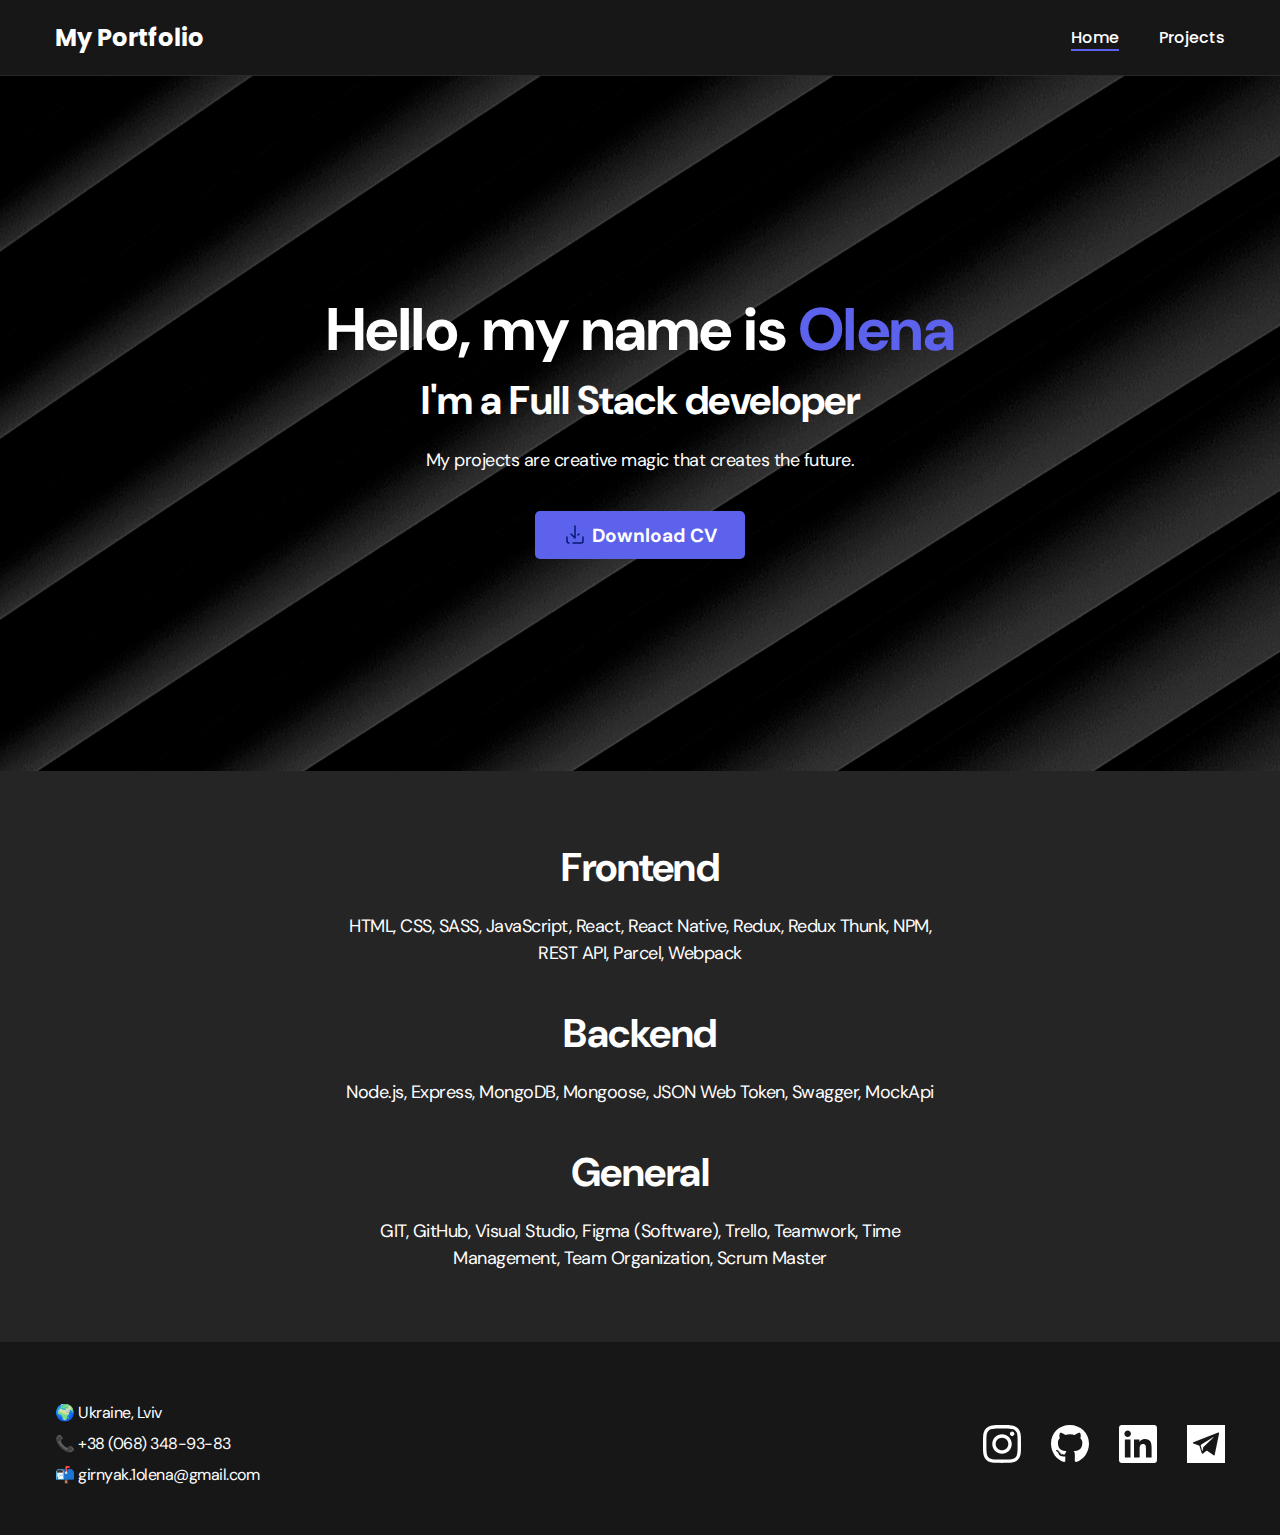
<file: index.html>
<!DOCTYPE html>
<html lang="en">
<head>
    <meta charset="UTF-8">
    <meta http-equiv="X-UA-Compatible" content="IE=edge">
    <meta name="viewport" content="width=device-width, initial-scale=1.0">
    <title>My portfolio</title>
    <link rel="stylesheet" href="./css/main.css">
</head>
<body>
    <nav class="nav">
        <div class="container">
            <div class="nav-row">
                <a href="./index.html" class="logo"><strong>My Portfolio</strong></a>

                <ul class="nav-list">
                    <li class="nav-list__item"><a href="./index.html" class="nav-list__link nav-list__link--active">Home</a></li>
                    <li class="nav-list__item"><a href="./projects.html" class="nav-list__link">Projects</a></li>
                </ul>
            </div>
        </div>
    </nav>

    <header class="header">
        <div class="header__wrapper">
            <h1 class="header__title">
                <strong>Hello, my name is <em>Olena</em></strong><br>
                I'm a Full Stack developer
            </h1>
            <div class="header__text">
                <p>My projects are creative magic that creates the future.</p>
            </div>
            <a href="https://drive.google.com/file/d/1YXInH9sqUVy9gQM-ZI-TEgSaVB03BZFg/view?usp=sharing" class="btn">
                <img src="./img/icons/download CV.svg">
                Download CV 
            </a>
        </div>
    </header>

    <main class="section">
        <div class="container">

                <ul class="content-list">
                    <li class="content-list__item">
                        <h2 class="title-2">Frontend</h2>
                        <p>HTML, CSS, SASS, JavaScript, React, React Native, Redux, Redux Thunk, NPM, REST API, 
                            Parcel, Webpack</p>
                    </li>
                    <li class="content-list__item">
                        <h2 class="title-2">Backend</h2>
                        <p>Node.js, Express, MongoDB, Mongoose, JSON Web Token, Swagger, MockApi</p>
                    </li> 
                    <li class="content-list__item">
                        <h2 class="title-2">General</h2>
                        <p>GIT, GitHub, Visual Studio, Figma (Software), Trello, Teamwork, Time Management, 
                            Team Organization, Scrum Master</p>
                    </li> 
                </ul>

        </div>
    </main>

    <footer class="footer">
        <div class="container">
            <div class="footer__wrapper">
                <ul class="contacts">
                    <li>🌍 Ukraine,  Lviv</li>
                    <li><a href="tel:+380683489383">📞 +38 (068) 348-93-83</a></li>
                    <li><a href="mailto:girnyak.1olena@gmail.com">📬 girnyak.1olena@gmail.com</a></li>
                </ul>
                <ul class="social">
                    <li class="social__item"><a href="https://www.instagram.com/t_m_olena_/" target="_blank"><img src="./img/icons/instagram.svg" alt="Link"></a></li>
                    <li class="social__item"><a href="https://github.com/GIT13Olena" target="_blank"><img src="./img/icons/gitHub.svg" alt="Link"></a></li>
                    <li class="social__item"><a href="http://www.linkedin.com/in/olenagirnyak" target="_blank"><img src="./img/icons/linkedIn.svg" alt="Link"></a></li>
                    <li class="social__item"><a href="https://t.me/Black_13_soul" target="_blank"><img src="./img/icons/telegram.svg" alt="Link"></a></li>
                </ul>
            </div>
        </div>
    </footer>

</body>
</html>
</file>
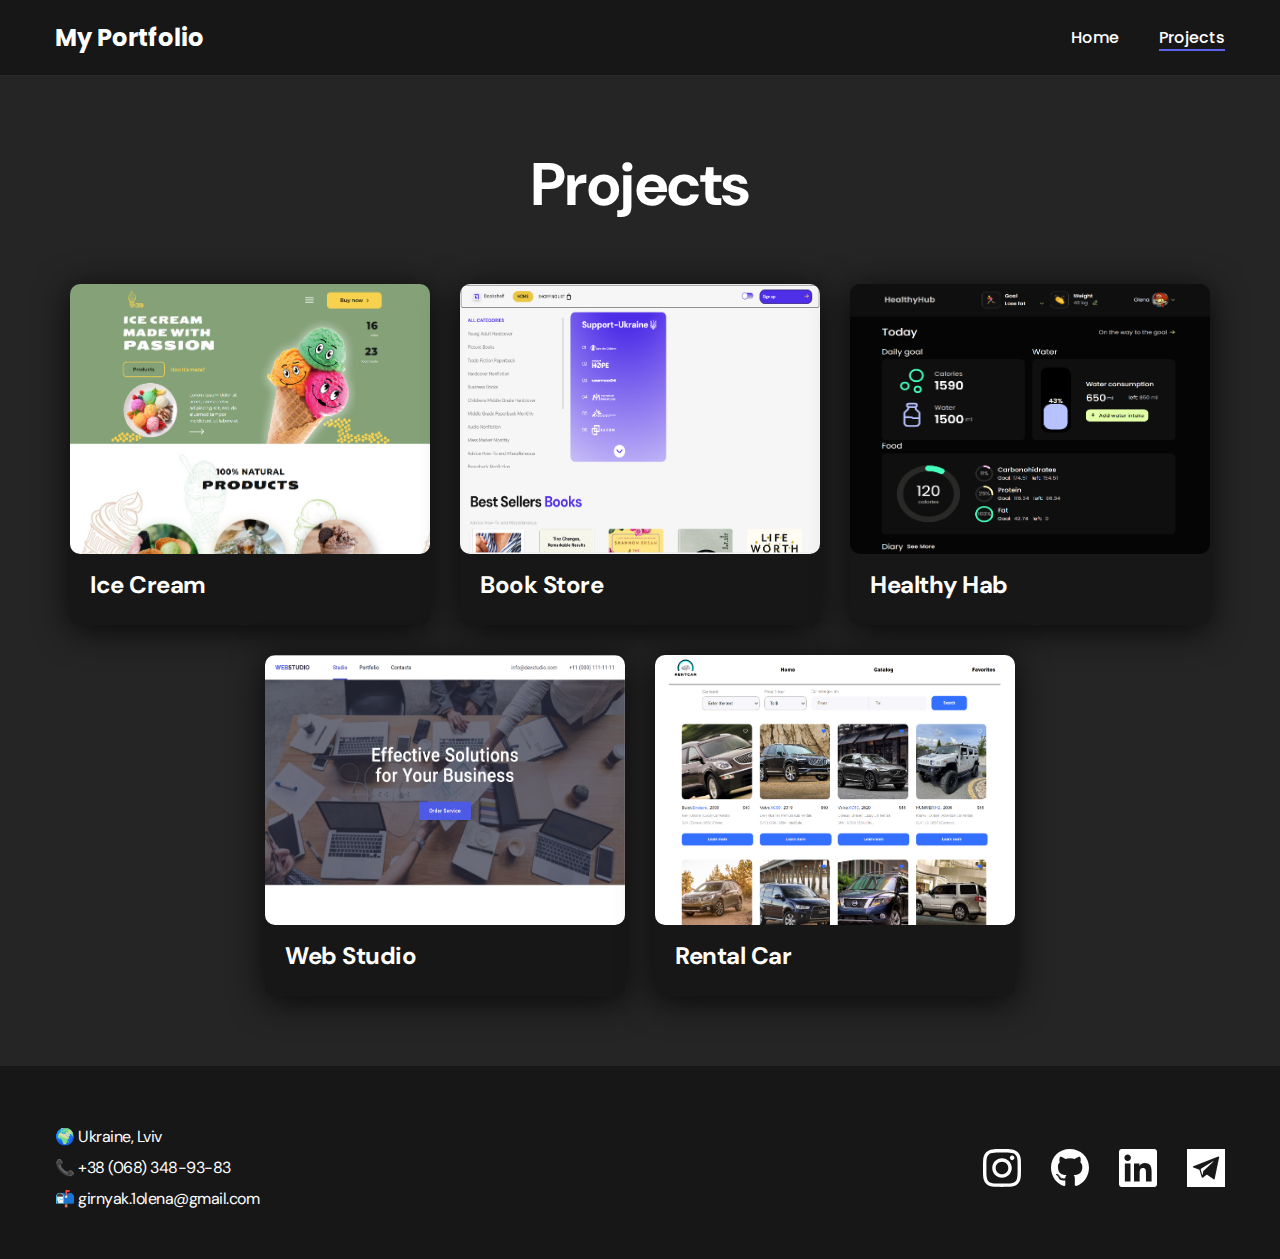
<file: projects.html>
<!DOCTYPE html>
<html lang="en">
<head>
    <meta charset="UTF-8">
    <meta http-equiv="X-UA-Compatible" content="IE=edge">
    <meta name="viewport" content="width=device-width, initial-scale=1.0">
    <title>My portfolio</title>
    <link rel="stylesheet" href="./css/main.css">
</head>
<body>
    <nav class="nav">
        <div class="container">
            <div class="nav-row">
                <a href="./index.html" class="logo"><strong>My Portfolio</strong></a>

                <ul class="nav-list">
                    <li class="nav-list__item"><a href="./index.html" class="nav-list__link ">Home</a></li>
                    <li class="nav-list__item"><a href="./projects.html" class="nav-list__link nav-list__link--active">Projects</a></li>
                </ul>
            </div>
        </div>
    </nav>

 <main class="section">
        <div class="container">
            <h2 class="title-1">Projects</h2>
            <ul class="projects">
                <li class="project">
                    <a href="./project-pages/ice-cream.html">
                        <img src="./img/projects/Ice Cream.png" alt="Project img" class="project__img">
                        <h3 class="project__title">Ice Cream</h3>
                    </a>
                </li>
                <li class="project">
                    <a href="./project-pages/book-store.html">
                        <img src="./img/projects/BookStore.png" alt="Project img" class="project__img">
                        <h3 class="project__title">Book Store</h3>
                    </a>
                </li>
                <li class="project">
                    <a href="./project-pages/healthy-hub.html">
                        <img src="./img/projects/Healthy Hab.png" alt="Project img" class="project__img">
                        <h3 class="project__title">Healthy Hab</h3>
                    </a>
                </li>

                <li class="project">
                    <a href="./project-pages/web-studio.html">
                     <img src="./img/projects/Web Studio.png" alt="Project img" class="project__img">
                     <h3 class="project__title">Web Studio</h3>
                    </a>
                </li>

                <li class="project">
                    <a href="./project-pages/rental-car.html">
                     <img src="./img/projects/Rental Car.png" alt="Project img" class="project__img">
                     <h3 class="project__title">Rental Car</h3>
                    </a>
                </li>
            </ul>
        </div>
    </main>

    <footer class="footer">
        <div class="container">
            <div class="footer__wrapper">
                <ul class="contacts">
                    <li>🌍 Ukraine,  Lviv</li>
                    <li><a href="tel:+380683489383">📞 +38 (068) 348-93-83</a></li>
                    <li><a href="mailto:girnyak.1olena@gmail.com">📬 girnyak.1olena@gmail.com</a></li>
                </ul>
                <ul class="social">
                    <li class="social__item"><a href="https://www.instagram.com/t_m_olena_/" target="_blank"><img src="./img/icons/instagram.svg" alt="Link"></a></li>
                    <li class="social__item"><a href="https://github.com/GIT13Olena" target="_blank"><img src="./img/icons/gitHub.svg" alt="Link"></a></li>
                    <li class="social__item"><a href="http://www.linkedin.com/in/olenagirnyak" target="_blank"><img src="./img/icons/linkedIn.svg" alt="Link"></a></li>
                    <li class="social__item"><a href="https://t.me/Black_13_soul" target="_blank"><img src="./img/icons/telegram.svg" alt="Link"></a></li>
                </ul>
            </div>
        </div>
    </footer>

</body>
</html>
</file>
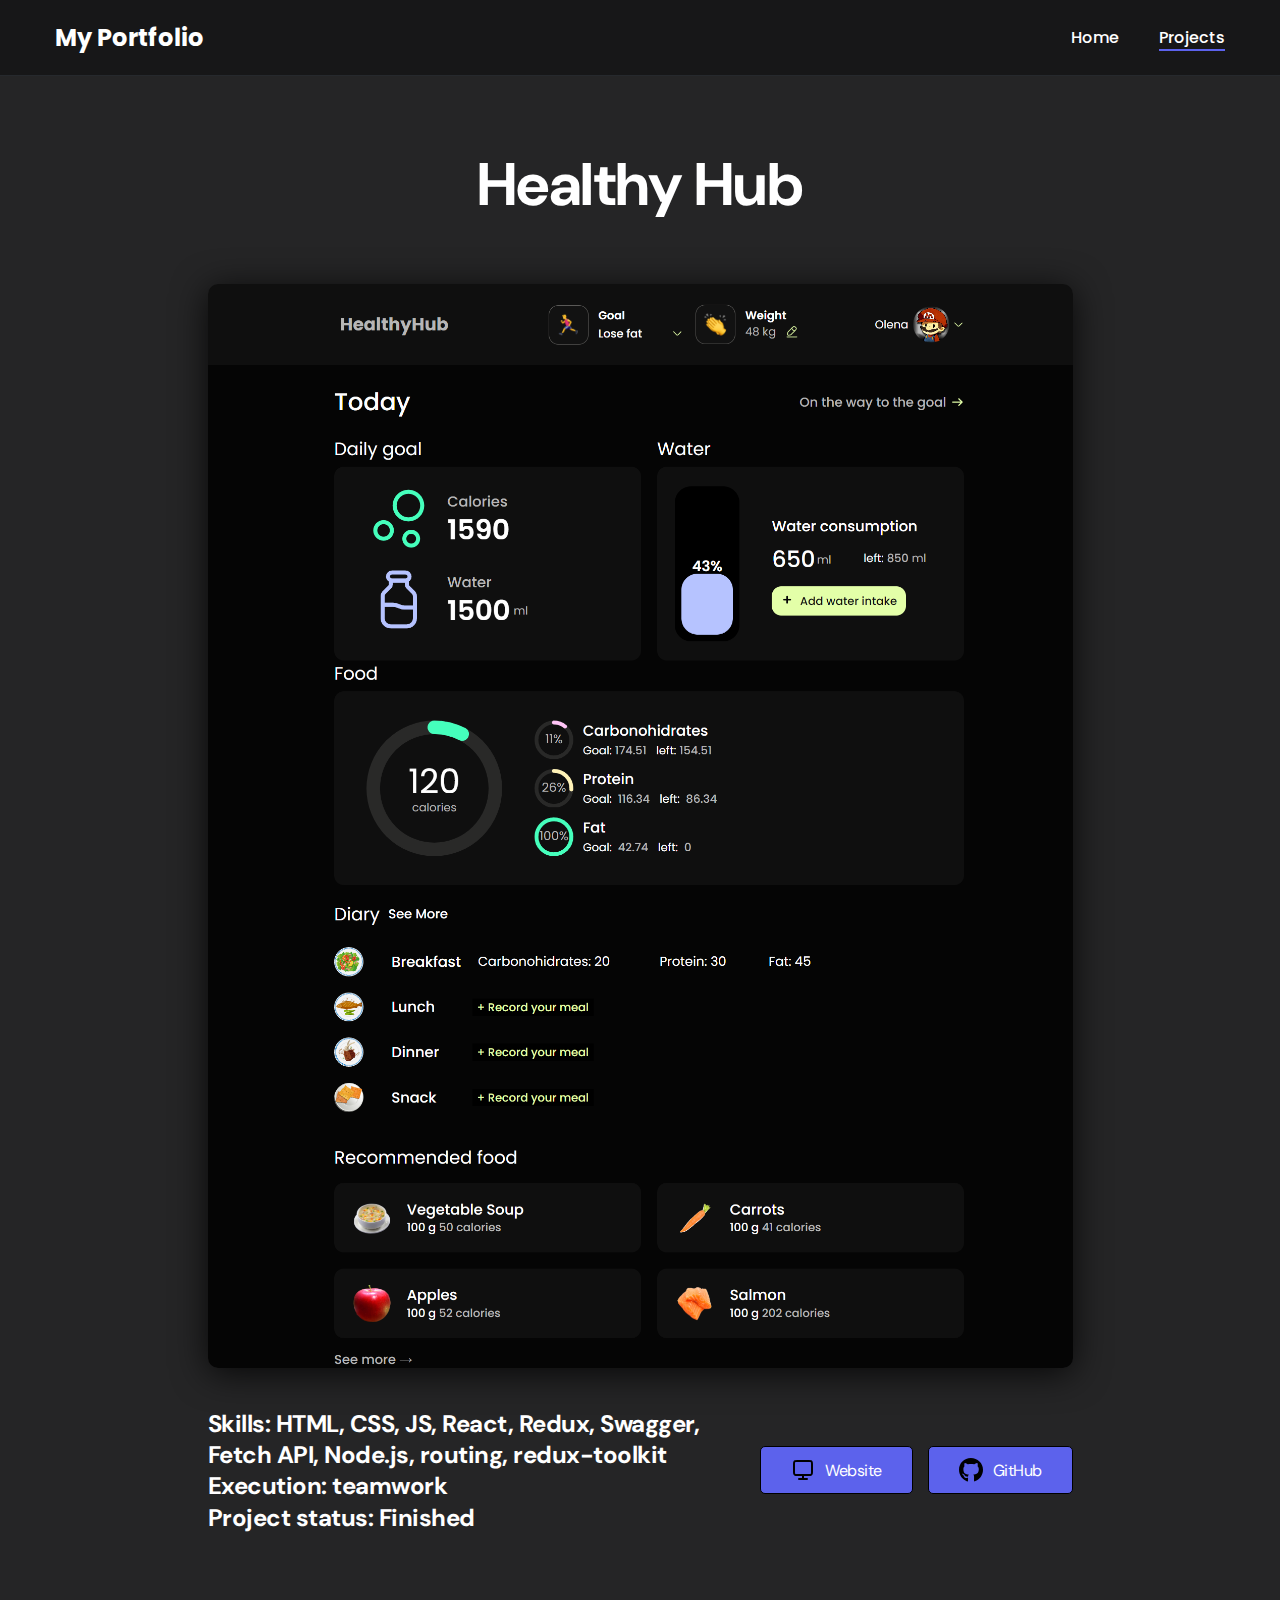
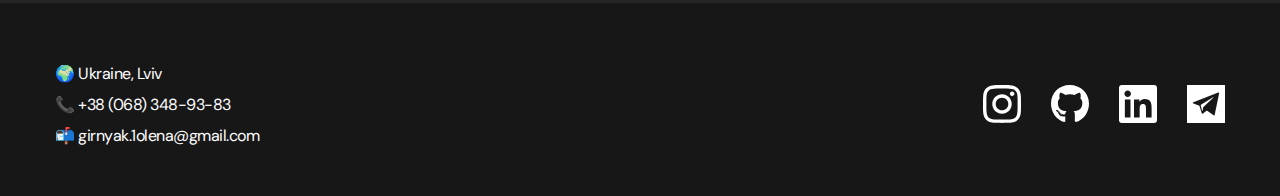
<file: project-pages/healthy-hub.html>
<!DOCTYPE html>
<html lang="en">
<head>
    <meta charset="UTF-8">
    <meta http-equiv="X-UA-Compatible" content="IE=edge">
    <meta name="viewport" content="width=device-width, initial-scale=1.0">
    <title>Project</title>
    <link rel="stylesheet" href="../css/main.css">
</head>
<body>
    <nav class="nav">
        <div class="container">
            <div class="nav-row">
                <a href="../index.html" class="logo"><strong>My Portfolio</strong></a>

                <ul class="nav-list">
                    <li class="nav-list__item"><a href="../index.html" class="nav-list__link ">Home</a></li>
                    <li class="nav-list__item"><a href="../projects.html" class="nav-list__link nav-list__link--active">Projects</a></li>
                </ul>
            </div>
        </div>
    </nav>

    <main class="section">
        <div class="container">
            <div class="project-details">

                <h1 class="title-1">Healthy Hub</h1>

                <img src="../img/projects/All project Healthy Hub.png" alt="project Healthy Hub" class="project-details__cover">

                <div class="detalis-button">
                    <div class="project-details__desc">
                        <p>Skills: HTML, CSS, JS, React, Redux, Swagger, Fetch API, Node.js, routing, redux-toolkit</p>
                        <p>Execution: teamwork</p>
                        <p>Project status: Finished</p>
                    </div>

                    <div class="link-button">
                    <a href="https://git13olena.github.io/healthy_hub_team_project/" target="_blank" class="btn-outline">
                        <img src="../img/icons/monitor.svg" alt="svg monitor">
                        Website
                    </a>
                    <a href="https://github.com/GIT13Olena/healthy_hub_team_project" target="_blank" class="btn-outline">
                        <img src="../img/icons/gitHub-black.svg" alt="svg gitHub">
                        GitHub
                    </a>
                    </div>
                </div>
            </div>
        </div>
    </main>

    <footer class="footer">
        <div class="container">
            <div class="footer__wrapper">
                <ul class="contacts">
                    <li>🌍 Ukraine,  Lviv</li>
                    <li><a href="tel:+380683489383">📞 +38 (068) 348-93-83</a></li>
                    <li><a href="mailto:girnyak.1olena@gmail.com">📬 girnyak.1olena@gmail.com</a></li>
                </ul>
                <ul class="social">
                    <li class="social__item"><a href="https://www.instagram.com/t_m_olena_/" target="_blank"><img src="../img/icons/instagram.svg" alt="Link"></a></li>
                    <li class="social__item"><a href="https://github.com/GIT13Olena" target="_blank"><img src="../img/icons/gitHub.svg" alt="Link"></a></li>
                    <li class="social__item"><a href="http://www.linkedin.com/in/olenagirnyak" target="_blank"><img src="../img/icons/linkedIn.svg" alt="Link"></a></li>
                    <li class="social__item"><a href="https://t.me/Black_13_soul" target="_blank"><img src="../img/icons/telegram.svg" alt="Link"></a></li>                </ul>
            </div>
        </div>
    </footer>

</body>
</html>
</file>
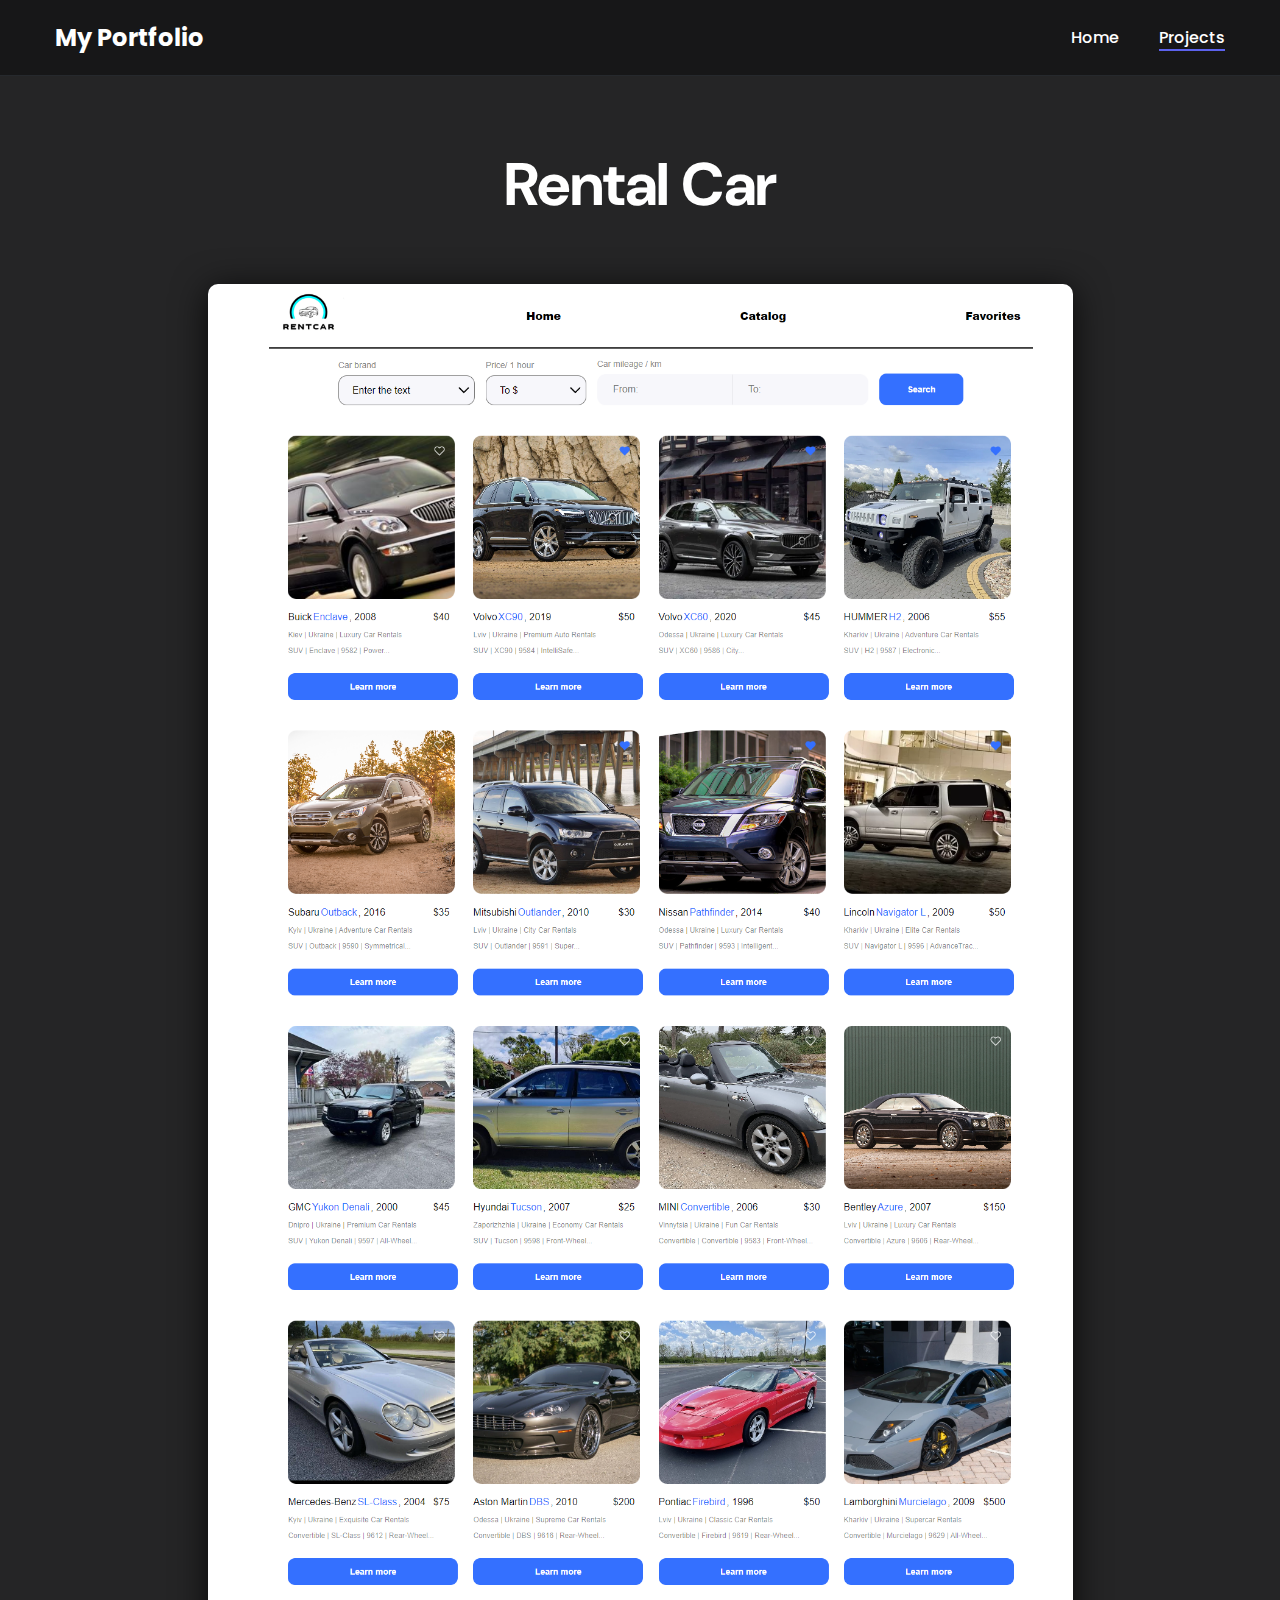
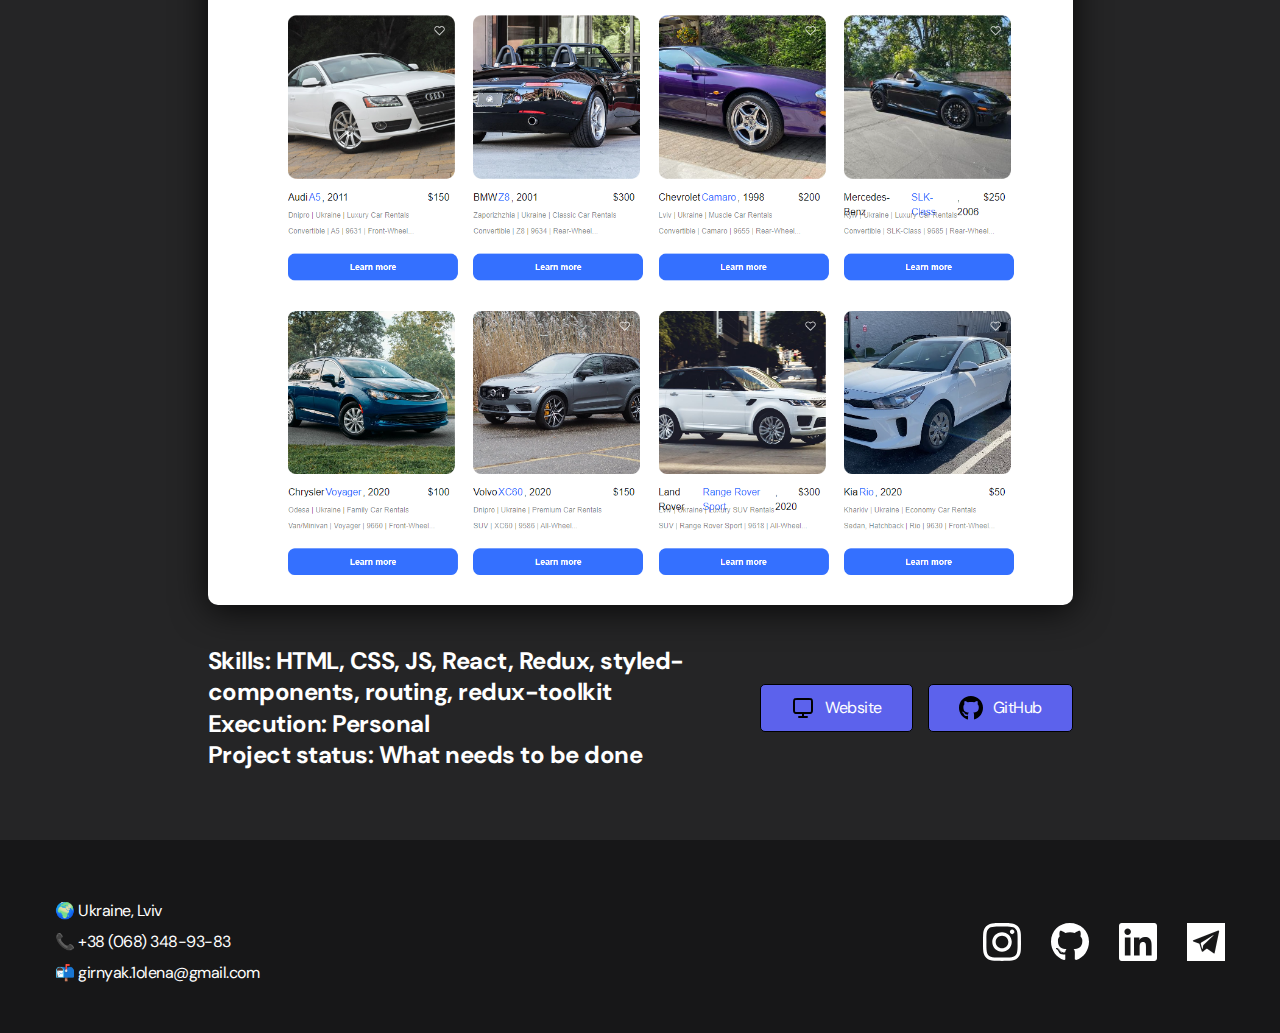
<file: project-pages/rental-car.html>
<!DOCTYPE html>
<html lang="en">
<head>
    <meta charset="UTF-8">
    <meta http-equiv="X-UA-Compatible" content="IE=edge">
    <meta name="viewport" content="width=device-width, initial-scale=1.0">
    <title>Project</title>
    <link rel="stylesheet" href="../css/main.css">
</head>
<body>
    <nav class="nav">
        <div class="container">
            <div class="nav-row">
                <a href="../index.html" class="logo"><strong>My Portfolio</strong></a>

                <ul class="nav-list">
                    <li class="nav-list__item"><a href="../index.html" class="nav-list__link ">Home</a></li>
                    <li class="nav-list__item"><a href="../projects.html" class="nav-list__link nav-list__link--active">Projects</a></li>
                </ul>
            </div>
        </div>
    </nav>

    <main class="section">
        <div class="container">
            <div class="project-details">

                <h1 class="title-1">Rental Car</h1>

                <img src="../img/projects/All project Rental Car.png" alt="project Rental Car" class="project-details__cover">

               <div class="detalis-button">
                <div class="project-details__desc">
                    <p>Skills: HTML, CSS, JS, React, Redux, styled-components, routing, redux-toolkit</p>
                    <p>Execution: Personal</p>
                    <p>Project status: What needs to be done</p>
                </div>

                <div class="link-button">
                 <a href="https://git13olena.github.io/cars_for_rent/" target="_blank" class="btn-outline">
                    <img src="../img/icons/monitor.svg" alt="svg monitor">
                    Website
                 </a>
                 <a href="https://github.com/GIT13Olena/cars_for_rent" target="_blank" class="btn-outline">
                    <img src="../img/icons/gitHub-black.svg" alt="svg gitHub">
                    GitHub
                 </a>
                </div>
            </div>
            </div>
        </div>
    </main>

    <footer class="footer">
        <div class="container">
            <div class="footer__wrapper">
                <ul class="contacts">
                    <li>🌍 Ukraine,  Lviv</li>
                    <li><a href="tel:+380683489383">📞 +38 (068) 348-93-83</a></li>
                    <li><a href="mailto:girnyak.1olena@gmail.com">📬 girnyak.1olena@gmail.com</a></li>
                </ul>
                <ul class="social">
                    <li class="social__item"><a href="https://www.instagram.com/t_m_olena_/" target="_blank"><img src="../img/icons/instagram.svg" alt="Link"></a></li>
                    <li class="social__item"><a href="https://github.com/GIT13Olena" target="_blank"><img src="../img/icons/gitHub.svg" alt="Link"></a></li>
                    <li class="social__item"><a href="http://www.linkedin.com/in/olenagirnyak" target="_blank"><img src="../img/icons/linkedIn.svg" alt="Link"></a></li>
                    <li class="social__item"><a href="https://t.me/Black_13_soul" target="_blank"><img src="../img/icons/telegram.svg" alt="Link"></a></li>                </ul>
            </div>
        </div>
    </footer>

</body>
</html>
</file>
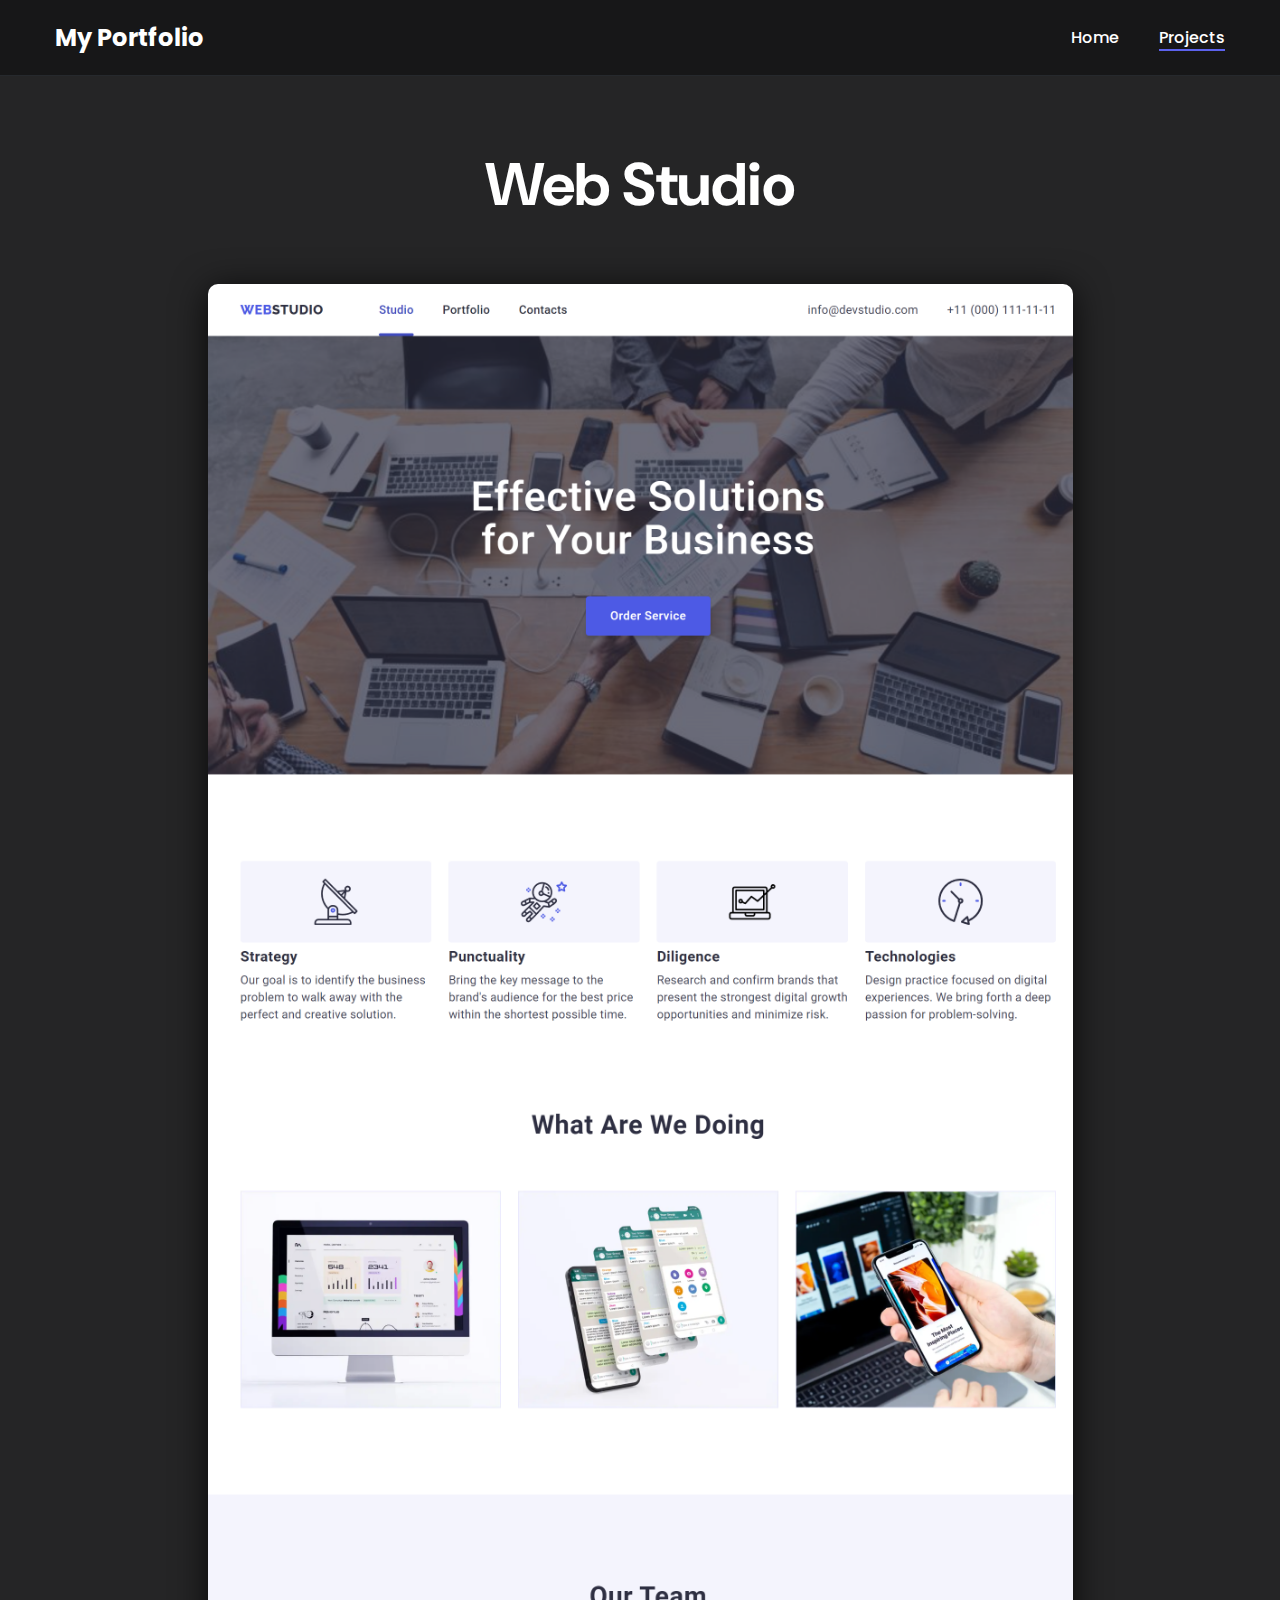
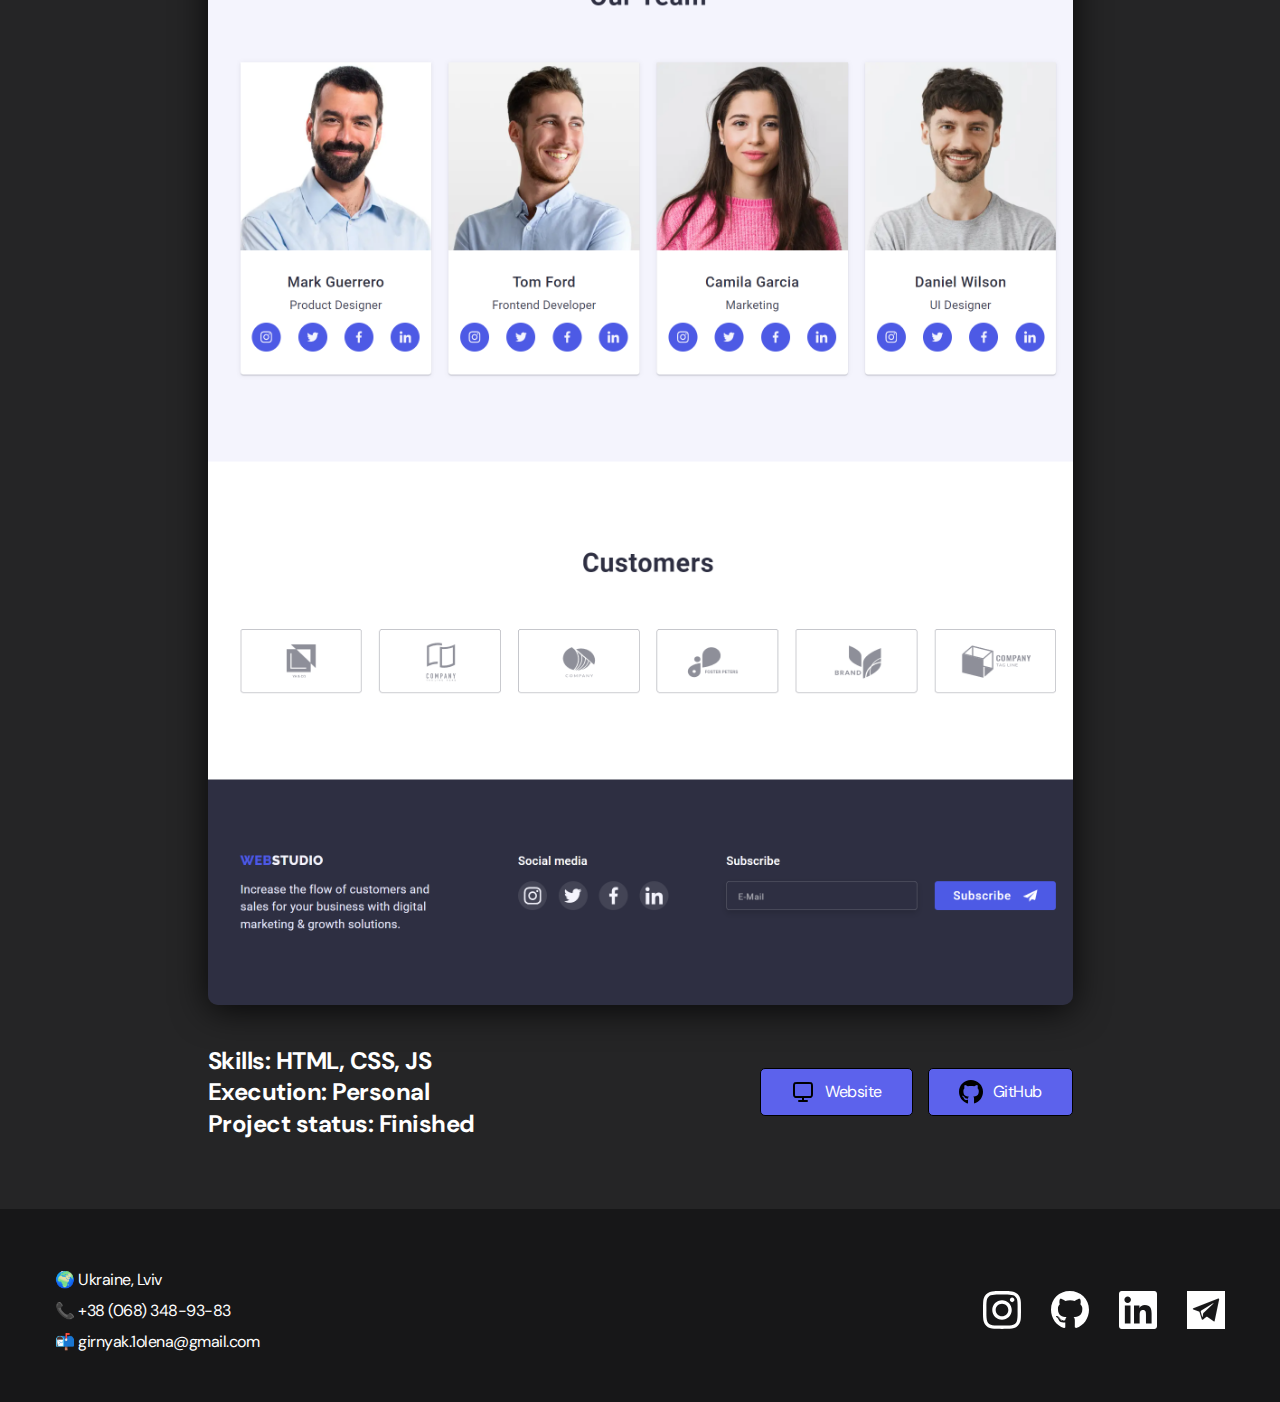
<file: project-pages/web-studio.html>
<!DOCTYPE html>
<html lang="en">
<head>
    <meta charset="UTF-8">
    <meta http-equiv="X-UA-Compatible" content="IE=edge">
    <meta name="viewport" content="width=device-width, initial-scale=1.0">
    <title>Project</title>
    <link rel="stylesheet" href="../css/main.css">
</head>
<body>
    <nav class="nav">
        <div class="container">
            <div class="nav-row">
                <a href="../index.html" class="logo"><strong>My Portfolio</strong></a>

                <ul class="nav-list">
                    <li class="nav-list__item"><a href="../index.html" class="nav-list__link ">Home</a></li>
                    <li class="nav-list__item"><a href="../projects.html" class="nav-list__link nav-list__link--active">Projects</a></li>
                </ul>
            </div>
        </div>
    </nav>

    <main class="section">
        <div class="container">
            <div class="project-details">

                <h1 class="title-1">Web Studio</h1>

                <img src="../img/projects/All project Web Studio.png" alt="project Web Studio" class="project-details__cover">

                <div class="detalis-button">
                    <div class="project-details__desc">
                        <p>Skills: HTML, CSS, JS</p>
                        <p>Execution: Personal</p>
                        <p>Project status: Finished</p>
                    </div>

                    <div class="link-button">
                    <a href="https://git13olena.github.io/WebStudio/" target="_blank" class="btn-outline">
                        <img src="../img/icons/monitor.svg" alt="svg monitor">
                        Website
                    </a>
                    <a href="https://github.com/GIT13Olena/WebStudio" target="_blank" class="btn-outline">
                        <img src="../img/icons/gitHub-black.svg" alt="svg gitHub">
                        GitHub
                    </a>
                    </div>
                </div>
            </div>
        </div>
    </main>

    <footer class="footer">
        <div class="container">
            <div class="footer__wrapper">
                <ul class="contacts">
                    <li>🌍 Ukraine,  Lviv</li>
                    <li><a href="tel:+380683489383">📞 +38 (068) 348-93-83</a></li>
                    <li><a href="mailto:girnyak.1olena@gmail.com">📬 girnyak.1olena@gmail.com</a></li>
                </ul>
                <ul class="social">
                    <li class="social__item"><a href="https://www.instagram.com/t_m_olena_/" target="_blank"><img src="../img/icons/instagram.svg" alt="Link"></a></li>
                    <li class="social__item"><a href="https://github.com/GIT13Olena" target="_blank"><img src="../img/icons/gitHub.svg" alt="Link"></a></li>
                    <li class="social__item"><a href="http://www.linkedin.com/in/olenagirnyak" target="_blank"><img src="../img/icons/linkedIn.svg" alt="Link"></a></li>
                    <li class="social__item"><a href="https://t.me/Black_13_soul" target="_blank"><img src="../img/icons/telegram.svg" alt="Link"></a></li>                </ul>
            </div>
        </div>
    </footer>

</body>
</html>
</file>
<file: css/main.css>
@import './reset.css';
@import url('https://fonts.googleapis.com/css2?family=DM+Sans:wght@400;500;700&family=Poppins:wght@400;500;700&display=swap');

:root {
	/* Colors */
	--blackpure: #000;
	--black: #171718;
	--black-border: #26292d;
	--white: #fff;
	--purple: #5c62ec;

	/* Nav */
	--nav-bg: var(--black);
	--nav-border: var(--black-border);
	--nav-text: var(--white);

	/* Header */
	--header-bg: var(--black);
	--header-text: var(--white);

	/* Footer */
	--footer-bg: var(--black);
	--footer-text: var(--white);

	/* Dark theme in project */
	--page-bg: #252526;
	--text-color: var(--white);
	--accent: var(--purple);
	--title-1: var(--white);

	--project-card-bg: var(--black);
	--project-card-text: var(--white);
	--box-shadow: 0px 5px 35px rgba(0, 0, 0, 0.8);
}

html,
body {
	display: flex;
	flex-direction: column;
	min-height: 100vh;

	font-family: 'DM Sans', sans-serif;
	letter-spacing: -0.5px;

	/* Light mode */
	background-color: var(--page-bg);
	color: var(--text-color);
}

/* General */

.container {
	margin: 0 auto;
	padding: 0 15px;
	max-width: 1200px;
}

.none {
	display: none !important;
}

.section {
	padding: 70px 0;
}

.title-1 {
	margin-bottom: 60px;

	font-size: 60px;
	font-weight: 700;
	line-height: 1.3;
	color: var(--title-1);
	text-align: center;
}

.title-2 {
	margin-bottom: 20px;

	font-size: 40px;
	font-weight: 700;
	line-height: 1.3;
}

/* Nav */

.nav {
	padding: 20px 0;
	background-color: var(--nav-bg);
	border-bottom: 1px solid var(--nav-border);
	color: var(--nav-text);
	letter-spacing: normal;
}

.nav-row {
	display: flex;
	justify-content: flex-end;
	align-items: center;
	column-gap: 30px;
	row-gap: 20px;
	flex-wrap: wrap;
}

.logo {
	margin-right: auto;
	color: var(--nav-text);
	font-size: 24px;
	font-family: 'Poppins', sans-serif;
}

.logo strong {
	font-weight: 700;
}

.nav-list {
	display: flex;
	flex-wrap: wrap;
	row-gap: 10px;
	align-items: center;
	column-gap: 40px;
	font-size: 16px;
	font-weight: 500;
	font-family: 'Poppins', sans-serif;
}

.nav-list__link {
	color: var(--nav-text);
	transition: opacity 0.2s ease-in;
}

.nav-list__link:hover {
	opacity: 0.8;
}

.nav-list__link--active {
	position: relative;
}

.nav-list__link--active::before {
	content: '';

	position: absolute;
	left: 0;
	top: 100%;

	display: block;
	height: 2px;
	width: 100%;
	background-color: var(--accent);
}

/* Dark mode btn */

.dark-mode-btn {
	order: 9;

	position: relative;
	display: flex;
	justify-content: space-between;

	width: 51px;
	height: 26px;
	padding: 5px;

	border-radius: 50px;
	background-color: #272727;
}

.dark-mode-btn::before {
	content: '';

	position: absolute;
	top: 1px;
	left: 1px;

	display: block;
	width: 24px;
	height: 24px;

	border-radius: 50%;
	background-color: #fff;

	transition: left 0.2s ease-in;
}

.dark-mode-btn--active::before {
	left: 26px;
}

.dark-mode-btn__icon {
	position: relative;
	z-index: 9;
}

/* Header */

.header {
	padding: 40px 0;
	min-height: 695px;

	display: flex;
	justify-content: center;
	align-items: center;

	background-color: var(--header-bg);
	background-image: url('./../img/IMG_20231106_144434_628.jpg');
	background-repeat: no-repeat;
	background-size: auto;
	background-position: center center;

	color: var(--header-text);
	text-align: center;
}

.header__wrapper {
	padding: 0 15px;
	max-width: 800px;
}

.header__title {
	margin-bottom: 20px;
	font-size: 40px;
	font-weight: 700;
	line-height: 1.4;
}

.header__title strong {
	font-size: 60px;
	font-weight: 700;
}

.header__title em {
	font-style: normal;
	color: var(--accent);
}

.header__text {
	margin-bottom: 40px;
	font-size: 18px;
	line-height: 1.333;
}

.header__text p + p {
	margin-top: 0.5em;
}

/* Btn */

.btn {
	display: inline-flex;
   gap: 5px;
   height: 48px;
   padding: 12px 28px;
   border-radius: 5px;

   background-color: var(--accent);
   color: var(--white);

   letter-spacing: 0.15px;
   font-size: 19px;
   font-weight: 700;

   transition: opacity 0.2s ease-in;
}

.btn:hover {
	opacity: 0.8;
}

.btn:active {
	position: relative;
	top: 1px;
}

/* Btn outline */

.link-button{
	display: flex;
	gap: 15px;
}

.btn-outline {
	display: flex;
	column-gap: 10px;
	align-items: center;
	justify-content: center;

	height: 48px;
	padding: 12px 30px;

	border-radius: 5px;
	border: 1px solid #000;
	background-color: var(--purple);
	color: #000;

	transition: opacity 0.2s ease-in;
}

.btn-outline:hover {
	opacity: 0.8;
}

.btn-outline:active {
	position: relative;
	top: 1px;
}

/* Projects  */

.projects {
	display: flex;
	justify-content: center;
	flex-wrap: wrap;
	column-gap: 30px;
	row-gap: 30px;
}

.project {
	max-width: 370px;
	background-color: var(--project-card-bg);
	box-shadow: var(--box-shadow);
	border-radius: 10px;
}

.project__img {
	border-radius: 10px;
	height: 270px;
	width: 360px;
}

.project__title {
	padding: 15px 20px 25px;
	font-weight: 700;
	font-size: 24px;
	line-height: 1.3;
	color: var(--project-card-text);
}

/* Project details */

.detalis-button{
	display: flex;
	justify-content: space-between;
   align-items: center;
}

.project-details {
	margin: 0 auto;
	max-width: 865px;

	display: flex;
	flex-direction: column;
}

.project-details__cover {
	max-width: 100%;
	margin-bottom: 40px;

	box-shadow: var(--box-shadow);
	border-radius: 10px;
}

.project-details__desc {
	font-weight: 700;
	font-size: 24px;
	line-height: 1.3;
	width: 500px;
}

/* Content list */

.content-list {
	margin: 0 auto;
	max-width: 600px;
	display: flex;
	flex-direction: column;
	align-items: center;
	row-gap: 40px;
	text-align: center;
}

.content-list a {
	color: var(--accent);
}

.content-list__item {
	font-size: 18px;
	line-height: 1.5;
}

.content-list__item p + p {
	margin-top: 0.5em;
}

/* Footer */

.footer {
	margin-top: auto;
	padding: 60px 0 50px;
	background-color: var(--footer-bg);
	color: var(--footer-text);
}

.footer__wrapper {
	display: flex;
	align-items: center;
	row-gap: 27px;
	justify-content: space-between;
}

.contacts{
	display: flex;
	gap: 10px;
	flex-direction: column;
}

.social {
	display: flex;
	column-gap: 30px;
	align-items: center;
}

@media (max-width: 620px) {
	/* Header  */

	.header {
		min-height: unset;
	}

	.header__title {
		font-size: 30px;
	}

	.header__title strong {
		font-size: 40px;
	}

	/* Nav */

	.nav-row {
		justify-content: space-between;
	}

	.dark-mode-btn {
		order: 0;
	}

	/* Btn */

	.link-button{
		display: grid;
	}

	/* General */

	.section {
		padding: 40px 0;
	}

	.title-1 {
		margin-bottom: 30px;
		font-size: 40px;
	}

	.title-2 {
		margin-bottom: 10px;
		font-size: 30px;
	}

	/* Projects */

	.project__title {
		font-size: 22px;
	}

	/* Project page */

	.project-details__desc {
		font-size: 22px;
	}

	/* Content List */

	.content-list {
		row-gap: 20px;
	}

	.content-list__item {
		font-size: 16px;
	}

	/* Footer */

	.footer {
		padding: 40px 0 30px;
	}

	.footer__wrapper {
		row-gap: 20px;
	}

	/* Social */

	.social {
		flex-wrap: wrap;
		justify-content: flex-end;
		max-width: 100px;
		gap: 15px;
	}

	.social__item {
		width: 28px;
	}
}
</file>
